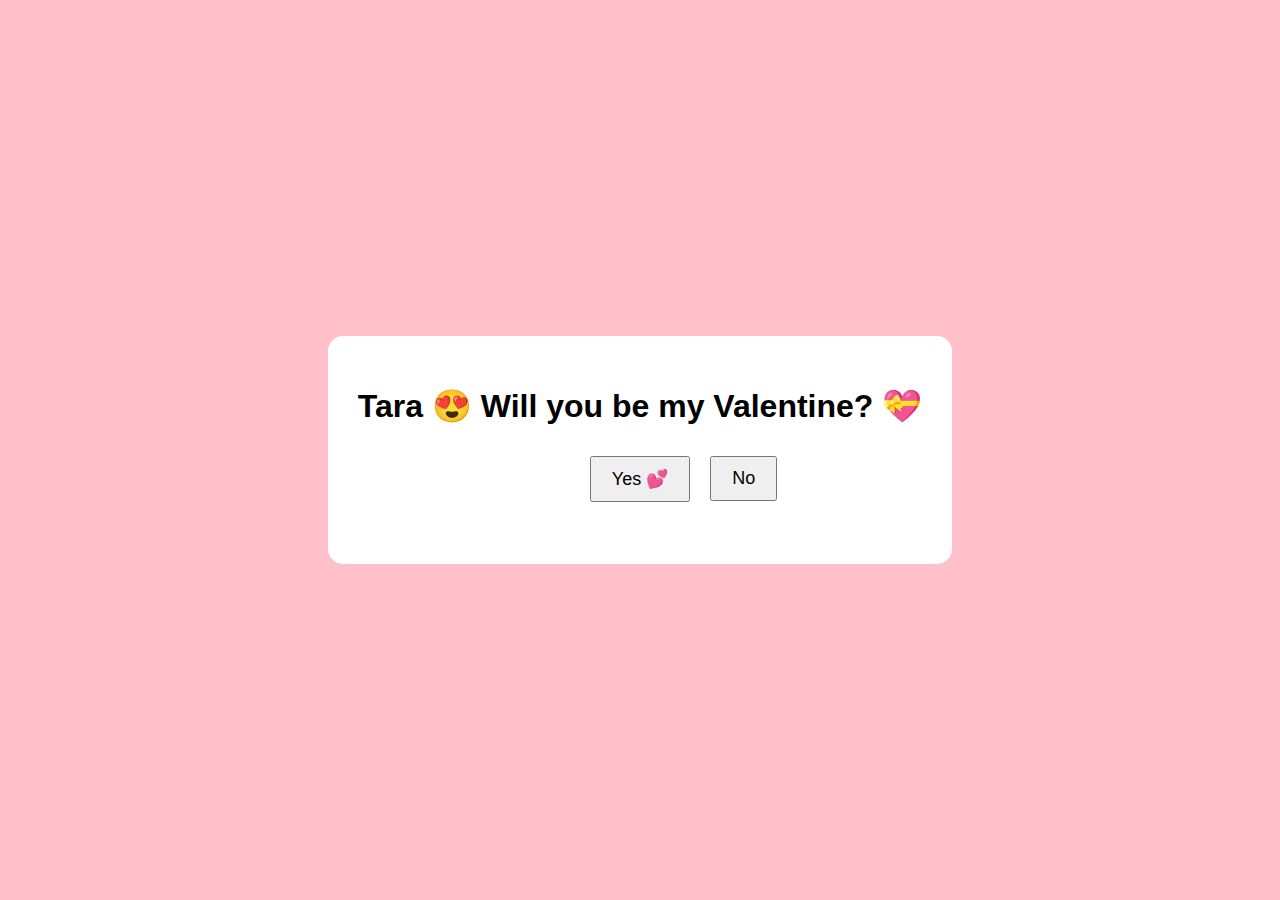
<file: index.htm>
<!DOCTYPE html>
<html lang="en">
<head>
  <meta charset="UTF-8">
  <title>Be My Valentine 💕</title>
  <link rel="stylesheet" href="styles.css">
</head>
<body>

  <div class="valentine-card">
    <h1>Tara 😍 Will you be my Valentine? 💝</h1>

    <button id="yesBtn">Yes 💕</button>
    <button id="noBtn">No</button>

    <p id="message"></p>
  </div>

  <script src="script.js"></script>
</body>
</html>
</file>
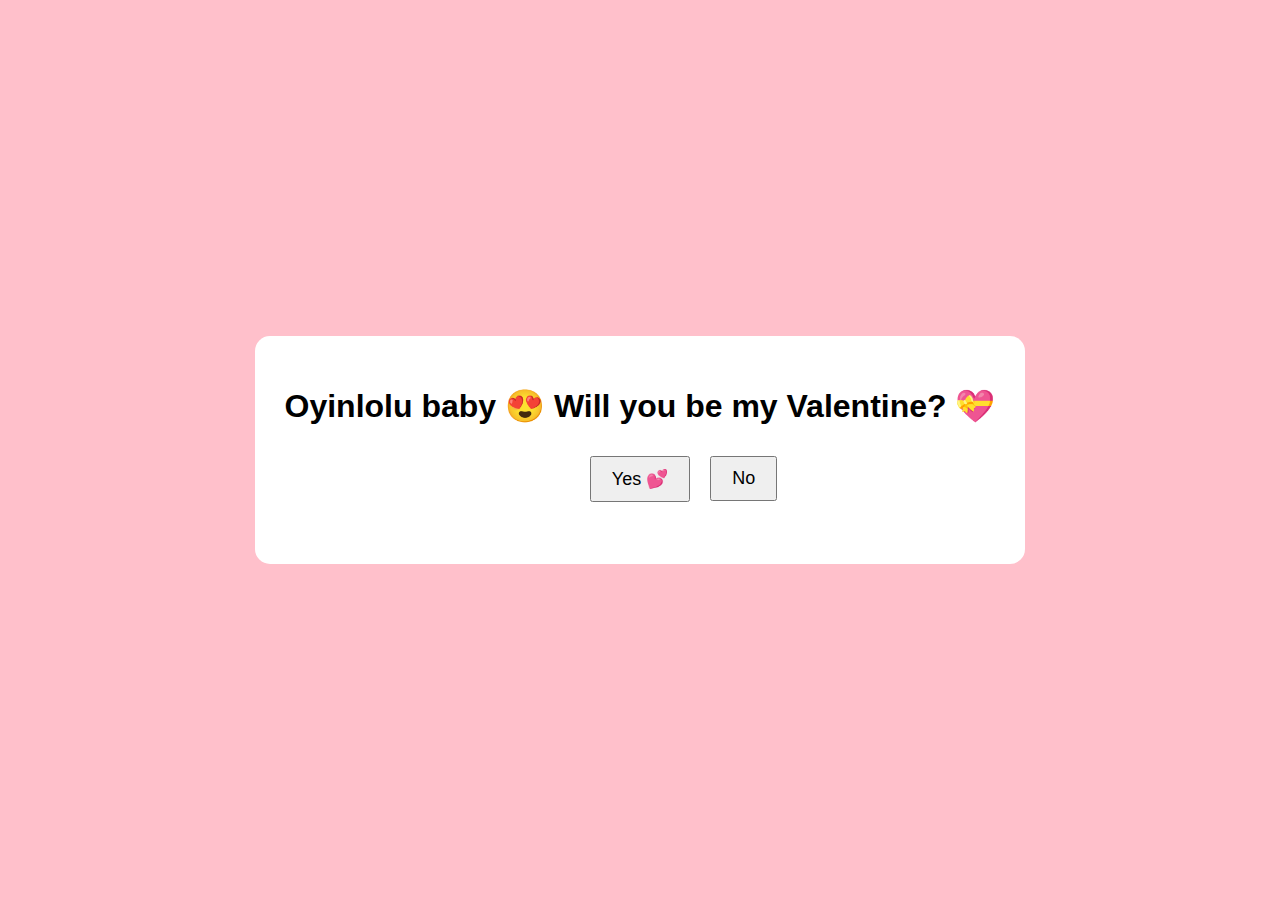
<file: index.htmL>
<!DOCTYPE html>
<html lang="en">
<head>
  <meta charset="UTF-8">
  <title>Baby Will You Be My Valentine 💕</title>
  <link rel="stylesheet" href="styles.css">
</head>
<body>

  <div class="valentine-card">
    <h1>Oyinlolu baby 😍 Will you be my Valentine? 💝</h1>

    <button id="yesBtn">Yes 💕</button>
    <button id="noBtn">No</button>

    <p id="message"></p>
  </div>

  <script src="script.js"></script>
</body>
</html>
</file>
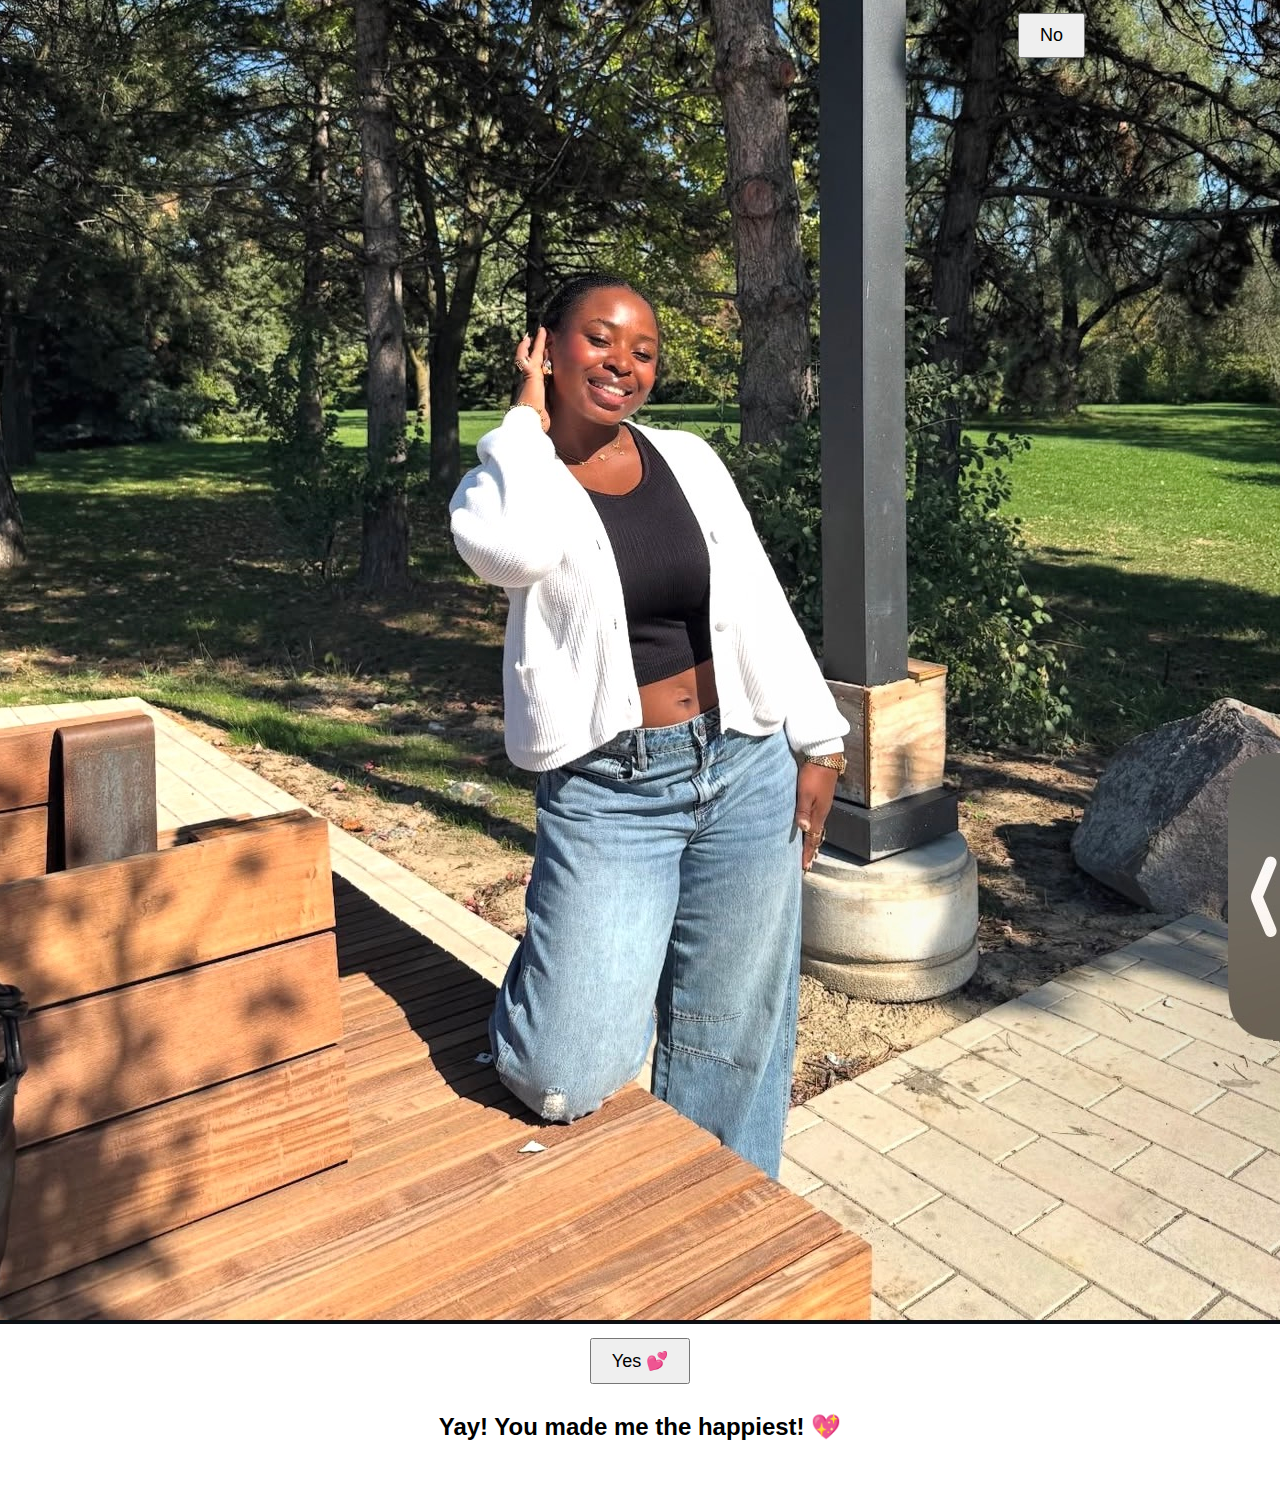
<file: index.html>
<!DOCTYPE html>
<html lang="en">
<head>
  <meta charset="UTF-8">
  <meta name="viewport" content="width=device-width, initial-scale=1.0">
  <title>Be My Valentine 💕</title>

  <!-- Make sure this matches your CSS filename -->
  <link rel="stylesheet" href="style.css">
</head>
<body>

  <div class="valentine-card">
    <h1 class="question">Tara 😍 Will you be my Valentine? 💝</h1>

    <!-- Image (replace filename with your uploaded image) -->
    <img src="myphoto.jpg" alt="My Valentine" class="valentine-img">

    <div class="buttons-container">
      <button id="yesBtn" class="btn yes-btn">Yes 💕</button>
      <button id="noBtn" class="btn no-btn">No</button>
    </div>

    <!-- Message shown after YES is clicked -->
    <p id="message"></p>

    <!-- Optional celebration section (can be removed if you don't want GIFs) -->
    <div id="celebration" class="celebration hidden">
      <h2>Yay! You made me the happiest! 💖</h2>
    </div>
  </div>

  <script src="script.js"></script>
</body>
</html>
</file>
<file: styles.css>
/* ===== PAGE LAYOUT ===== */
body {
  margin: 0;
  font-family: Arial, sans-serif;
  background: pink;
  display: flex;
  justify-content: center;
  align-items: center;
  height: 100vh;
}

/* ===== CARD ===== */
.valentine-card {
  background: white;
  padding: 30px;
  border-radius: 15px;
  text-align: center;
  position: relative;
}

/* ===== IMAGE ===== */
.valentine-img {
  width: 180px;
  max-width: 70%;
  height: auto;
  border-radius: 16px;
  margin: 15px auto 20px;
  display: block;
}

/* ===== BUTTON CONTAINER (VERY IMPORTANT) ===== */
.buttons-container {
  position: relative;   /* allows NO to move inside */
  height: 120px;        /* space for NO to roam */
  margin-top: 10px;
  overflow: visible;    /* prevents clipping */
}

/* ===== BUTTONS ===== */
.btn,
button {
  padding: 10px 20px;
  font-size: 18px;
  margin: 10px;
  cursor: pointer;
  position: relative;
  touch-action: manipulation; /* fixes mobile tap issues */
}

/* YES BUTTON */
#yesBtn {
  transition: transform 0.25s ease;
  z-index: 1;           /* stays below NO */
}

/* NO BUTTON */
#noBtn {
  position: absolute;
  z-index: 9999;        /* ALWAYS above YES */
}

/* ===== MESSAGE ===== */
#message {
  font-size: 22px;
  margin-top: 20px;
}

/* ===== HIDDEN UTILITY ===== */
.hidden {
  display: none;
}
</file>
<file: style.css>
body {
  background: pink;
  font-family: Arial, sans-serif;
  display: flex;
  justify-content: center;
  align-items: center;
  height: 100vh;
}

.valentine-card {
  background: white;
  padding: 30px;
  border-radius: 15px;
  text-align: center;
}

button {
  font-size: 18px;
  padding: 10px 20px;
  margin: 10px;
  cursor: pointer;
}
</file>
